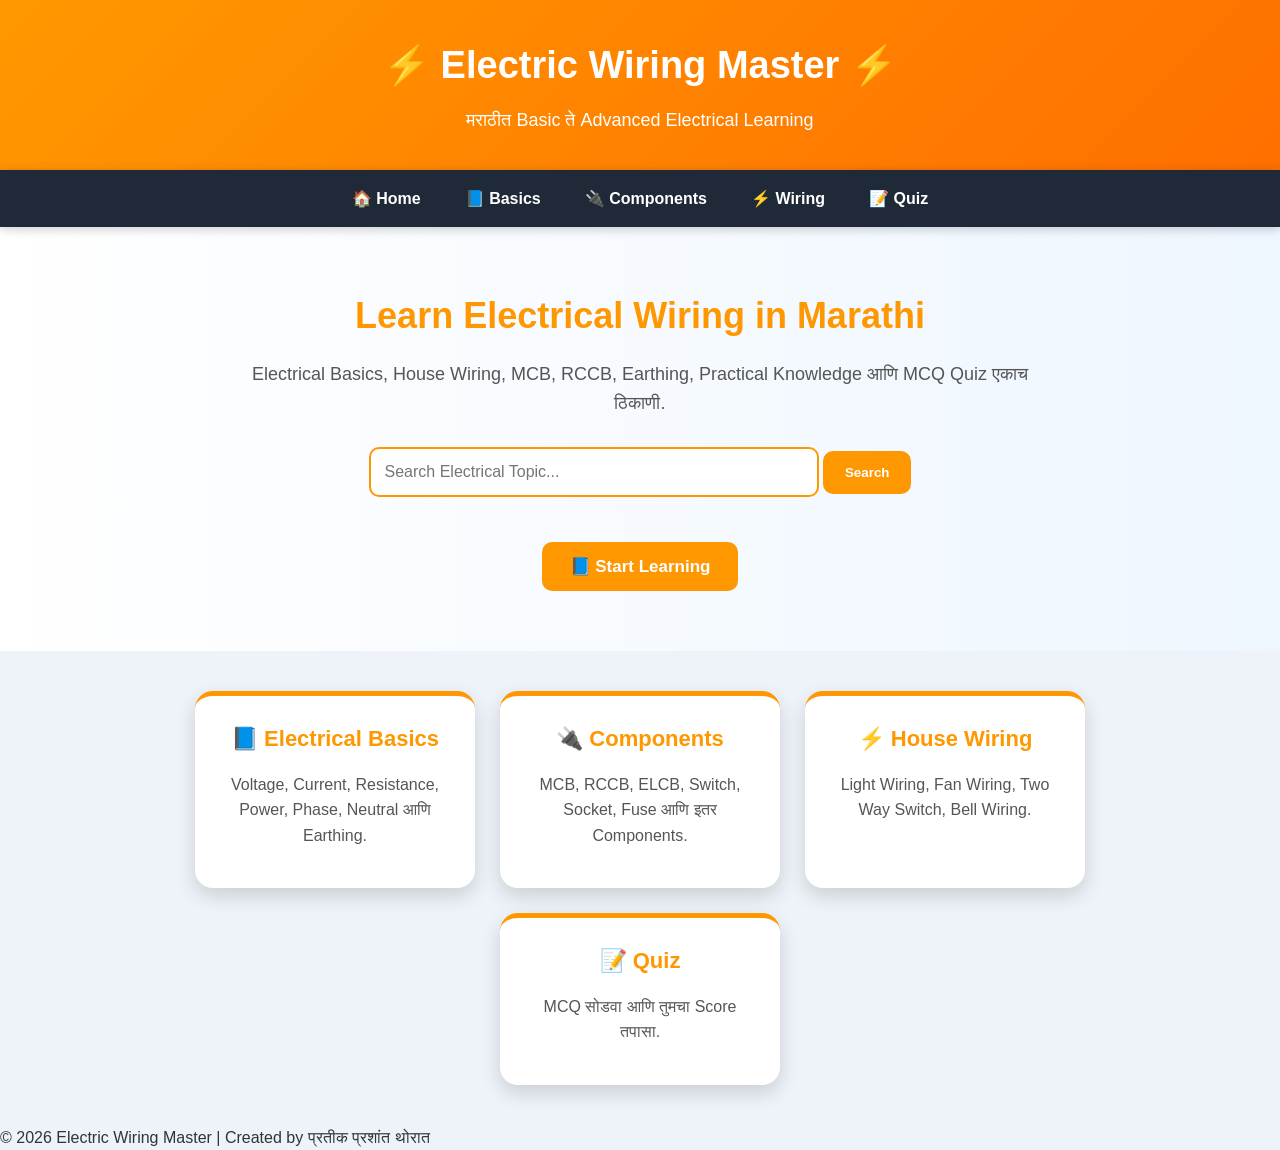
<file: index.html>
<!DOCTYPE html>
<html lang="mr">
<head>
<meta charset="UTF-8">
<meta name="viewport" content="width=device-width, initial-scale=1.0">
<title>Electric Wiring Master</title>

<link rel="stylesheet" href="style.css">
</head>

<body>

<header>
    <h1>⚡ Electric Wiring Master ⚡</h1>
    <p>मराठीत Basic ते Advanced Electrical Learning</p>
</header>

<nav>
    <a href="index.html">🏠 Home</a>
    <a href="basics.html">📘 Basics</a>
    <a href="components.html">🔌 Components</a>
    <a href="wiring.html">⚡ Wiring</a>
    <a href="quiz.html">📝 Quiz</a>
</nav>

<section class="hero">
    <h2>Learn Electrical Wiring in Marathi</h2>
    <p>
        Electrical Basics, House Wiring, MCB, RCCB, Earthing,
        Practical Knowledge आणि MCQ Quiz एकाच ठिकाणी.
    </p>

    <div class="search-box">
        <input type="text" id="search" placeholder="Search Electrical Topic...">
        <button onclick="searchTopic()">Search</button>
    </div>

    <button class="start-btn" onclick="location.href='basics.html'">
        📘 Start Learning
    </button>
</section>

<div class="container">

<div class="card">
<h3>📘 Electrical Basics</h3>
<p>Voltage, Current, Resistance, Power, Phase, Neutral आणि Earthing.</p>
</div>

<div class="card">
<h3>🔌 Components</h3>
<p>MCB, RCCB, ELCB, Switch, Socket, Fuse आणि इतर Components.</p>
</div>

<div class="card">
<h3>⚡ House Wiring</h3>
<p>Light Wiring, Fan Wiring, Two Way Switch, Bell Wiring.</p>
</div>

<div class="card">
<h3>📝 Quiz</h3>
<p>MCQ सोडवा आणि तुमचा Score तपासा.</p>
</div>

</div>

<footer>
<p>© 2026 Electric Wiring Master | Created by प्रतीक प्रशांत थोरात</p>
</footer>

<script>
function searchTopic(){

let topic=document.getElementById("search").value.toLowerCase();

if(topic.includes("basic") || topic.includes("voltage") || topic.includes("current")){
window.location.href="basics.html";
}
else if(topic.includes("mcb") || topic.includes("rccb") || topic.includes("component")){
window.location.href="components.html";
}
else if(topic.includes("wiring") || topic.includes("switch") || topic.includes("fan")){
window.location.href="wiring.html";
}
else if(topic.includes("quiz")){
window.location.href="quiz.html";
}
else{
alert("Topic सापडला नाही.");
}
}
</script>

</body>
</html>
</file>
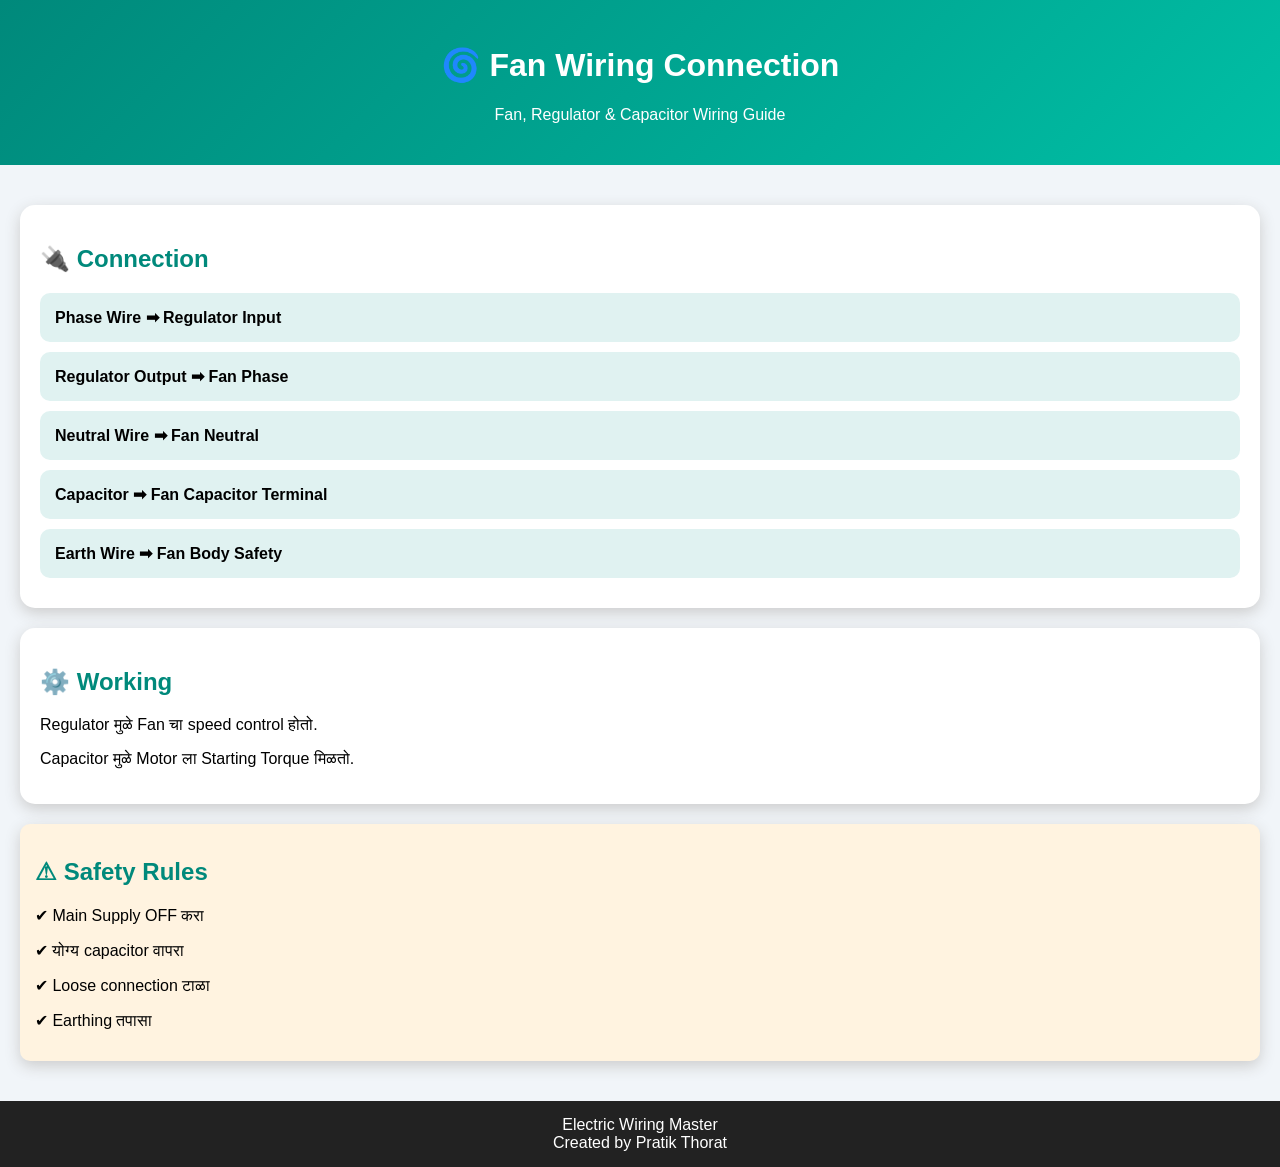
<file: fan-wiring.html>
<!DOCTYPE html>
<html lang="mr">

<head>

<meta charset="UTF-8">
<meta name="viewport" content="width=device-width, initial-scale=1.0">

<title>Fan Wiring Connection</title>

<style>

body{
margin:0;
font-family:Arial,sans-serif;
background:#f1f5f9;
}

header{
background:linear-gradient(135deg,#00897b,#00bfa5);
color:white;
text-align:center;
padding:25px;
}

.container{
padding:20px;
}

.card{
background:white;
padding:20px;
margin:20px 0;
border-radius:15px;
box-shadow:0 5px 15px #ccc;
}

h2{
color:#00897b;
}

.connection{
background:#e0f2f1;
padding:15px;
margin:10px 0;
border-radius:10px;
font-weight:bold;
}

.warning{
background:#fff3e0;
padding:15px;
border-radius:10px;
}

footer{
background:#222;
color:white;
text-align:center;
padding:15px;
}

</style>

</head>


<body>


<header>

<h1>🌀 Fan Wiring Connection</h1>

<p>Fan, Regulator & Capacitor Wiring Guide</p>

</header>



<div class="container">


<div class="card">

<h2>🔌 Connection</h2>


<div class="connection">
Phase Wire ➡ Regulator Input
</div>


<div class="connection">
Regulator Output ➡ Fan Phase
</div>


<div class="connection">
Neutral Wire ➡ Fan Neutral
</div>


<div class="connection">
Capacitor ➡ Fan Capacitor Terminal
</div>


<div class="connection">
Earth Wire ➡ Fan Body Safety
</div>


</div>



<div class="card">

<h2>⚙️ Working</h2>

<p>
Regulator मुळे Fan चा speed control होतो.
</p>

<p>
Capacitor मुळे Motor ला Starting Torque मिळतो.
</p>

</div>



<div class="card warning">

<h2>⚠ Safety Rules</h2>

<p>✔ Main Supply OFF करा</p>

<p>✔ योग्य capacitor वापरा</p>

<p>✔ Loose connection टाळा</p>

<p>✔ Earthing तपासा</p>

</div>


</div>



<footer>

Electric Wiring Master
<br>
Created by Pratik Thorat

</footer>


</body>

</html>
</file>
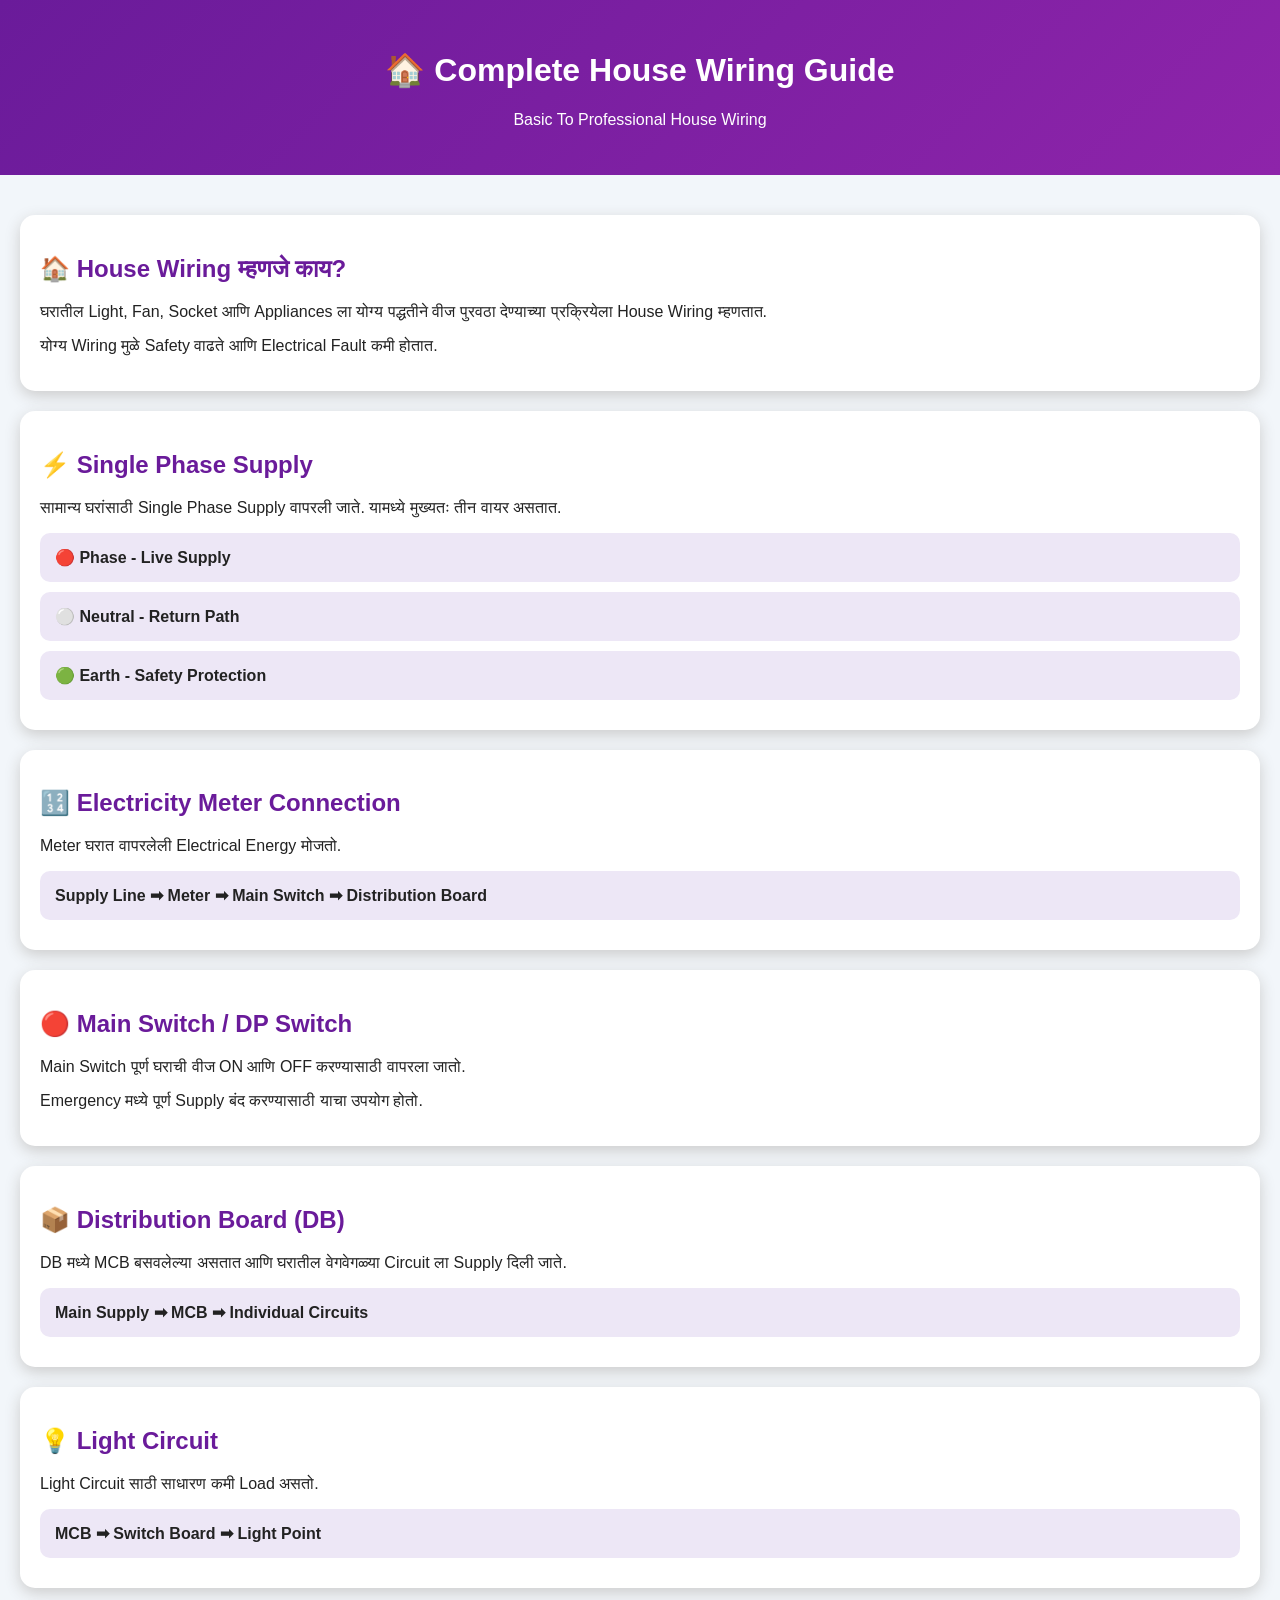
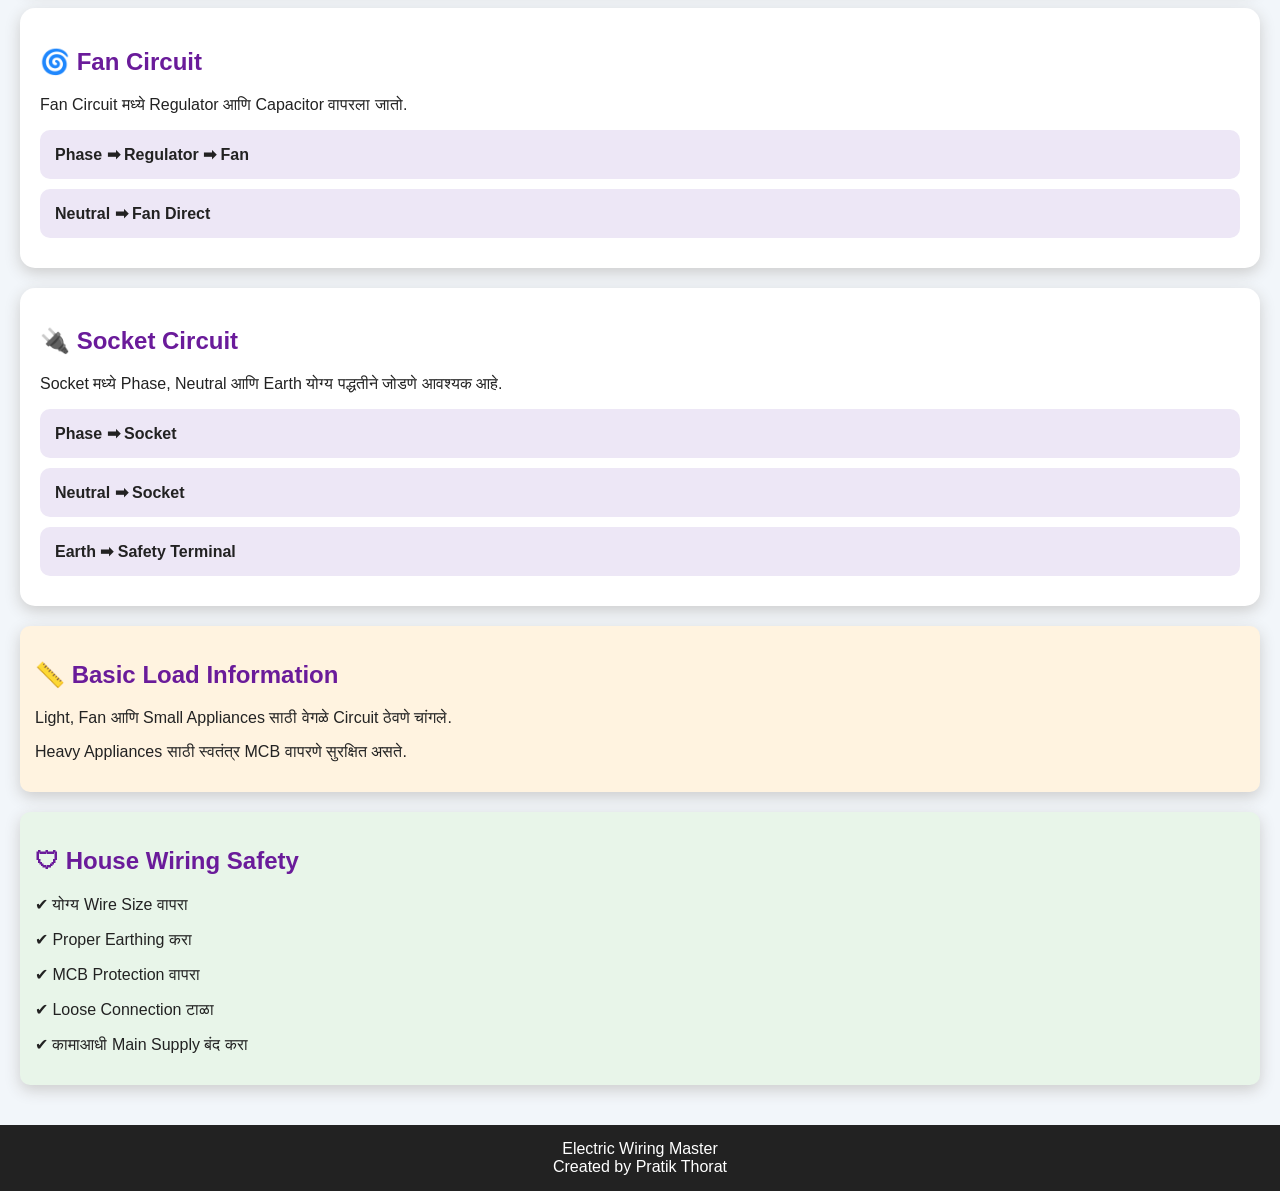
<file: house-wiring.html>
<!DOCTYPE html>
<html lang="mr">

<head>

<meta charset="UTF-8">
<meta name="viewport" content="width=device-width, initial-scale=1.0">

<title>Complete House Wiring Guide</title>

<style>

body{
margin:0;
font-family:Arial,sans-serif;
background:#f2f6fa;
color:#222;
}

header{
background:linear-gradient(135deg,#6a1b9a,#8e24aa);
color:white;
text-align:center;
padding:30px;
}

.container{
padding:20px;
}

.card{
background:white;
padding:20px;
margin:20px 0;
border-radius:15px;
box-shadow:0 5px 15px #ccc;
}

h2{
color:#6a1b9a;
}

.connection{
background:#ede7f6;
padding:15px;
border-radius:10px;
margin:10px 0;
font-weight:bold;
}

.note{
background:#fff3e0;
padding:15px;
border-radius:10px;
}

.safe{
background:#e8f5e9;
padding:15px;
border-radius:10px;
}

footer{
background:#222;
color:white;
text-align:center;
padding:15px;
}

</style>

</head>


<body>


<header>

<h1>🏠 Complete House Wiring Guide</h1>

<p>Basic To Professional House Wiring</p>

</header>



<div class="container">



<div class="card">

<h2>🏠 House Wiring म्हणजे काय?</h2>

<p>
घरातील Light, Fan, Socket आणि Appliances ला योग्य पद्धतीने वीज पुरवठा देण्याच्या प्रक्रियेला House Wiring म्हणतात.
</p>

<p>
योग्य Wiring मुळे Safety वाढते आणि Electrical Fault कमी होतात.
</p>

</div>




<div class="card">

<h2>⚡ Single Phase Supply</h2>

<p>
सामान्य घरांसाठी Single Phase Supply वापरली जाते.
यामध्ये मुख्यतः तीन वायर असतात.
</p>


<div class="connection">
🔴 Phase - Live Supply
</div>

<div class="connection">
⚪ Neutral - Return Path
</div>

<div class="connection">
🟢 Earth - Safety Protection
</div>

</div>




<div class="card">

<h2>🔢 Electricity Meter Connection</h2>

<p>
Meter घरात वापरलेली Electrical Energy मोजतो.
</p>

<div class="connection">
Supply Line ➡ Meter ➡ Main Switch ➡ Distribution Board
</div>

</div>




<div class="card">

<h2>🔴 Main Switch / DP Switch</h2>

<p>
Main Switch पूर्ण घराची वीज ON आणि OFF करण्यासाठी वापरला जातो.
</p>

<p>
Emergency मध्ये पूर्ण Supply बंद करण्यासाठी याचा उपयोग होतो.
</p>

</div>




<div class="card">

<h2>📦 Distribution Board (DB)</h2>

<p>
DB मध्ये MCB बसवलेल्या असतात आणि घरातील वेगवेगळ्या Circuit ला Supply दिली जाते.
</p>


<div class="connection">
Main Supply ➡ MCB ➡ Individual Circuits
</div>

</div>




<div class="card">

<h2>💡 Light Circuit</h2>

<p>
Light Circuit साठी साधारण कमी Load असतो.
</p>

<div class="connection">
MCB ➡ Switch Board ➡ Light Point
</div>

</div>




<div class="card">

<h2>🌀 Fan Circuit</h2>

<p>
Fan Circuit मध्ये Regulator आणि Capacitor वापरला जातो.
</p>

<div class="connection">
Phase ➡ Regulator ➡ Fan
</div>

<div class="connection">
Neutral ➡ Fan Direct
</div>

</div>




<div class="card">

<h2>🔌 Socket Circuit</h2>

<p>
Socket मध्ये Phase, Neutral आणि Earth योग्य पद्धतीने जोडणे आवश्यक आहे.
</p>

<div class="connection">
Phase ➡ Socket
</div>

<div class="connection">
Neutral ➡ Socket
</div>

<div class="connection">
Earth ➡ Safety Terminal
</div>

</div>




<div class="card note">

<h2>📏 Basic Load Information</h2>

<p>
Light, Fan आणि Small Appliances साठी वेगळे Circuit ठेवणे चांगले.
</p>

<p>
Heavy Appliances साठी स्वतंत्र MCB वापरणे सुरक्षित असते.
</p>

</div>




<div class="card safe">

<h2>🛡 House Wiring Safety</h2>

<p>✔ योग्य Wire Size वापरा</p>

<p>✔ Proper Earthing करा</p>

<p>✔ MCB Protection वापरा</p>

<p>✔ Loose Connection टाळा</p>

<p>✔ कामाआधी Main Supply बंद करा</p>

</div>



</div>



<footer>

Electric Wiring Master
<br>
Created by Pratik Thorat

</footer>


</body>

</html>
</file>
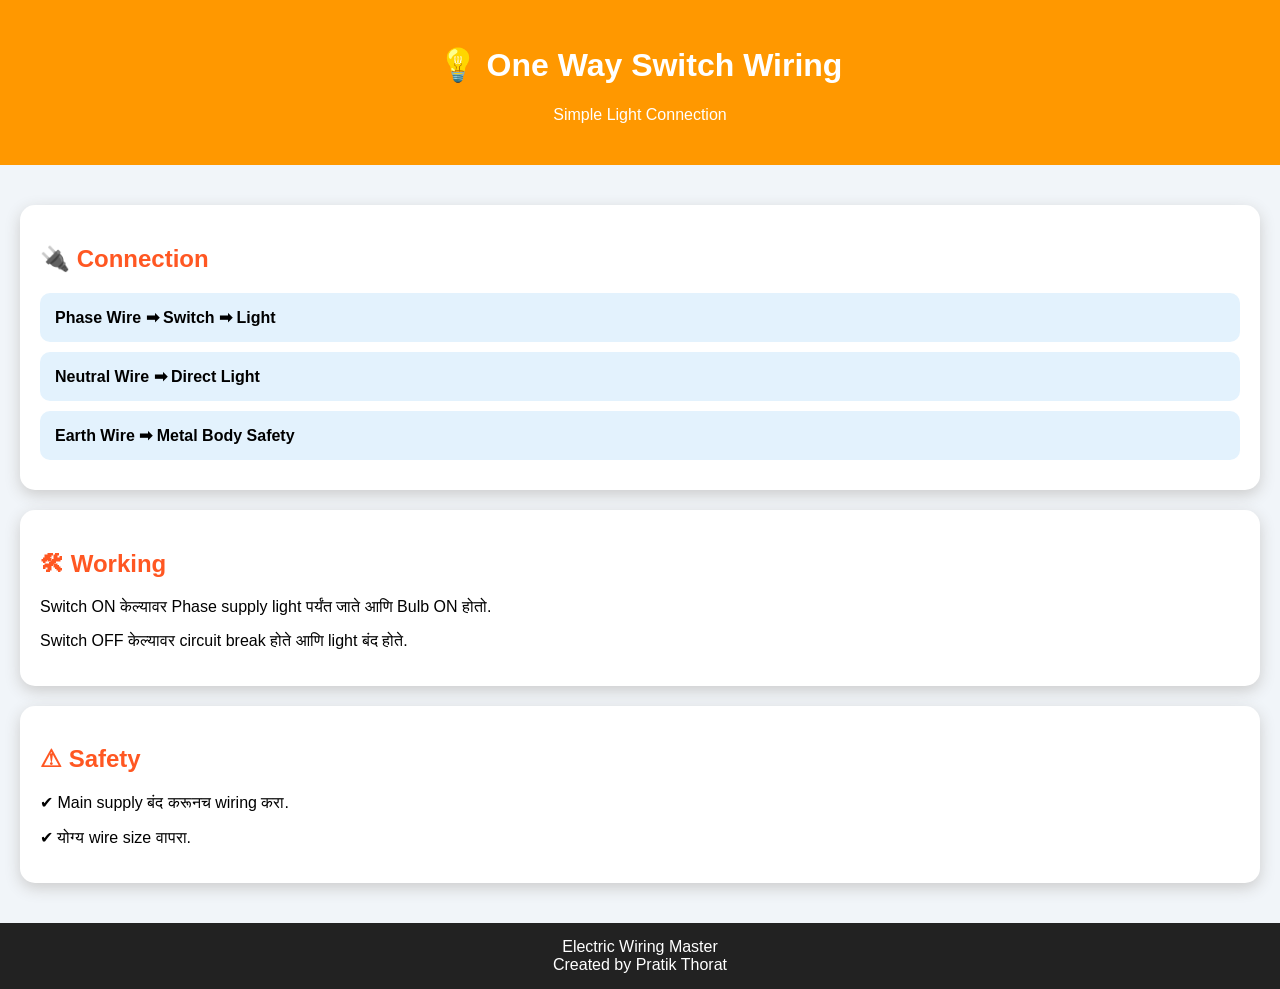
<file: one-way-switch.html>
<!DOCTYPE html>
<html lang="mr">
<head>

<meta charset="UTF-8">
<meta name="viewport" content="width=device-width, initial-scale=1.0">

<title>One Way Switch Wiring</title>

<style>

body{
margin:0;
font-family:Arial,sans-serif;
background:#f1f5f9;
}

header{
background:#ff9800;
color:white;
text-align:center;
padding:25px;
}

.container{
padding:20px;
}

.card{
background:white;
padding:20px;
margin:20px 0;
border-radius:15px;
box-shadow:0 5px 15px #ccc;
}

h2{
color:#ff5722;
}

.wire{
background:#e3f2fd;
padding:15px;
border-radius:10px;
margin:10px 0;
font-weight:bold;
}

footer{
background:#222;
color:white;
text-align:center;
padding:15px;
}

</style>

</head>

<body>


<header>

<h1>💡 One Way Switch Wiring</h1>

<p>Simple Light Connection</p>

</header>



<div class="container">


<div class="card">

<h2>🔌 Connection</h2>

<div class="wire">
Phase Wire ➡ Switch ➡ Light
</div>

<div class="wire">
Neutral Wire ➡ Direct Light
</div>

<div class="wire">
Earth Wire ➡ Metal Body Safety
</div>

</div>



<div class="card">

<h2>🛠 Working</h2>

<p>
Switch ON केल्यावर Phase supply light पर्यंत जाते
आणि Bulb ON होतो.
</p>

<p>
Switch OFF केल्यावर circuit break होते आणि light बंद होते.
</p>

</div>



<div class="card">

<h2>⚠ Safety</h2>

<p>
✔ Main supply बंद करूनच wiring करा.
</p>

<p>
✔ योग्य wire size वापरा.
</p>

</div>


</div>


<footer>

Electric Wiring Master
<br>
Created by Pratik Thorat

</footer>


</body>
</html>
</file>
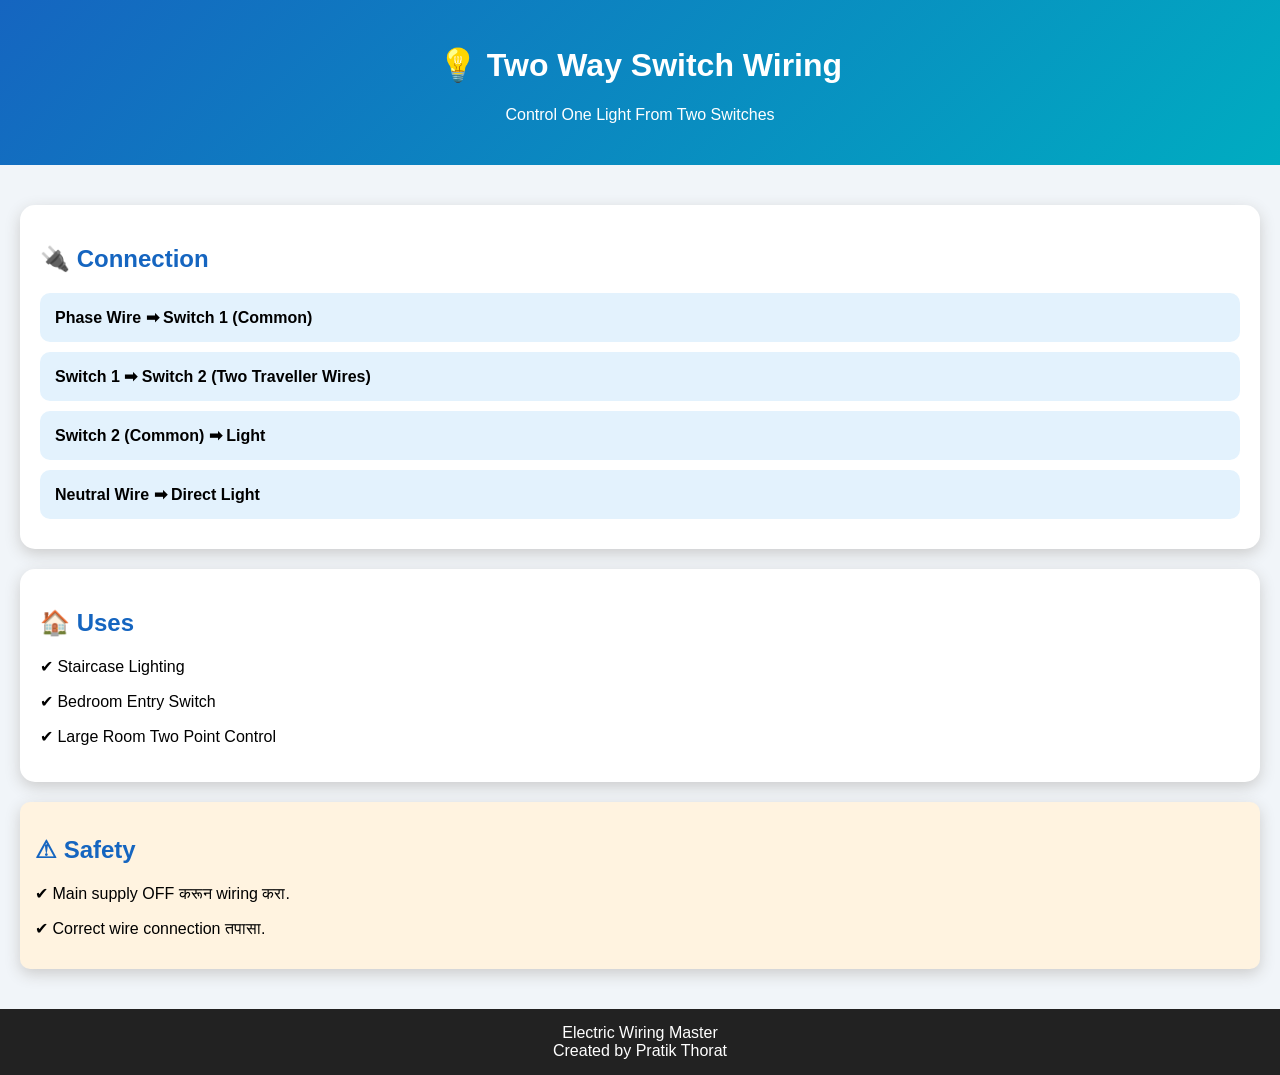
<file: two-way-switch.html>
<!DOCTYPE html>
<html lang="mr">

<head>

<meta charset="UTF-8">
<meta name="viewport" content="width=device-width, initial-scale=1.0">

<title>Two Way Switch Wiring</title>

<style>

body{
margin:0;
font-family:Arial,sans-serif;
background:#f1f5f9;
}

header{
background:linear-gradient(135deg,#1565c0,#00acc1);
color:white;
text-align:center;
padding:25px;
}

.container{
padding:20px;
}

.card{
background:white;
padding:20px;
margin:20px 0;
border-radius:15px;
box-shadow:0 5px 15px #ccc;
}

h2{
color:#1565c0;
}

.connection{
background:#e3f2fd;
padding:15px;
border-radius:10px;
margin:10px 0;
font-weight:bold;
}

.note{
background:#fff3e0;
padding:15px;
border-radius:10px;
}

footer{
background:#222;
color:white;
text-align:center;
padding:15px;
}

</style>

</head>


<body>


<header>

<h1>💡 Two Way Switch Wiring</h1>

<p>Control One Light From Two Switches</p>

</header>



<div class="container">


<div class="card">

<h2>🔌 Connection</h2>

<div class="connection">
Phase Wire ➡ Switch 1 (Common)
</div>

<div class="connection">
Switch 1 ➡ Switch 2 (Two Traveller Wires)
</div>

<div class="connection">
Switch 2 (Common) ➡ Light
</div>

<div class="connection">
Neutral Wire ➡ Direct Light
</div>

</div>




<div class="card">

<h2>🏠 Uses</h2>

<p>
✔ Staircase Lighting</p>

<p>
✔ Bedroom Entry Switch</p>

<p>
✔ Large Room Two Point Control</p>

</div>



<div class="card note">

<h2>⚠ Safety</h2>

<p>
✔ Main supply OFF करून wiring करा.
</p>

<p>
✔ Correct wire connection तपासा.
</p>

</div>


</div>



<footer>

Electric Wiring Master
<br>
Created by Pratik Thorat

</footer>


</body>

</html>
</file>
<file: style.css>
/* ===== Electric Wiring Master v2 ===== */

*{
    margin:0;
    padding:0;
    box-sizing:border-box;
}

body{
    font-family:Arial,sans-serif;
    background:#eef3f9;
    color:#333;
    line-height:1.6;
}

/* Header */

header{
    background:linear-gradient(135deg,#ff9800,#ff6f00);
    color:#fff;
    text-align:center;
    padding:35px 20px;
    box-shadow:0 5px 15px rgba(0,0,0,.2);
}

header h1{
    font-size:38px;
    margin-bottom:10px;
}

header p{
    font-size:18px;
}

/* Navigation */

nav{
    background:#1f2937;
    display:flex;
    justify-content:center;
    flex-wrap:wrap;
    position:sticky;
    top:0;
    z-index:1000;
    box-shadow:0 2px 10px rgba(0,0,0,.2);
}

nav a{
    color:#fff;
    text-decoration:none;
    padding:16px 22px;
    font-weight:bold;
    transition:.3s;
}

nav a:hover{
    background:#ff9800;
}

/* Hero Section */

/* Hero Section */

.hero{
    text-align:center;
    padding:60px 20px;
    background:linear-gradient(to right,#ffffff,#eef6ff);
}

.hero h2{
    font-size:36px;
    color:#ff9800;
    margin-bottom:15px;
}

.hero p{
    max-width:800px;
    margin:auto;
    font-size:18px;
    color:#555;
    margin-bottom:30px;
}

/* Search Box */

.search-box{
    text-align:center;
    margin:25px 0;
}

.search-box input{
    width:60%;
    max-width:450px;
    padding:14px;
    border:2px solid #ff9800;
    border-radius:10px;
    outline:none;
    font-size:16px;
}

.search-box button{
    padding:14px 22px;
    border:none;
    border-radius:10px;
    background:#ff9800;
    color:#fff;
    font-weight:bold;
    cursor:pointer;
    transition:.3s;
}

.search-box button:hover{
    background:#e67e00;
}

/* Cards */

.container{
    max-width:1200px;
    margin:auto;
    display:flex;
    flex-wrap:wrap;
    justify-content:center;
    gap:25px;
    padding:40px 20px;
}

.card{
    background:#fff;
    width:280px;
    padding:25px;
    border-radius:18px;
    text-align:center;
    box-shadow:0 8px 20px rgba(0,0,0,.15);
    transition:.3s;
    border-top:5px solid #ff9800;
}

.card:hover{
    transform:translateY(-10px);
    box-shadow:0 15px 30px rgba(0,0,0,.25);
}

.card h3{
    color:#ff9800;
    margin-bottom:15px;
    font-size:22px;
}

.card p{
    color:#555;
    margin-bottom:15px;
}

.card a,
.card button{
    display:inline-block;
    background:#ff9800;
    color:#fff;
    text-decoration:none;
    border:none;
    padding:10px 18px;
    border-radius:8px;
    cursor:pointer;
    transition:.3s;
}

.card a:hover,
.card button:hover{
    background:#e67e00;
}


.safety{
    background:white;
    margin:20px;
    padding:25px;
    border-radius:15px;
}


.safety h2{
    color:red;
}


.safety li{
    margin:10px;
}
<div style="text-align:center; margin:40px 0;">
    <button class="start-btn" onclick="location.href='Components.html'">
        ➡️ Next Chapter
    </button>
</div>
/* Footer */

footer{
    background:#1f2937;
    color:#fff;
    text-align:center;
    padding:20px;
    margin-top:40px;
    font-size:15px;
}

/* Buttons */

.start-btn{
    display:inline-block;
    margin-top:20px;
    background:#ff9800;
    color:#fff;
    padding:14px 28px;
    border:none;
    border-radius:10px;
    font-size:17px;
    font-weight:bold;
    cursor:pointer;
    transition:0.3s;
}

.start-btn:hover{
    background:#e67e00;
    transform:scale(1.05);
}

/* Mobile Responsive */

@media(max-width:768px){

header h1{
    font-size:28px;
}

header p{
    font-size:16px;
}

.hero h2{
    font-size:28px;
}

.hero p{
    font-size:16px;
}

.search-box input{
    width:90%;
    margin-bottom:10px;
}

.search-box button{
    width:90%;
}

.card{
    width:95%;
}

nav a{
    width:100%;
    text-align:center;
    border-bottom:1px solid rgba(255,255,255,.1);
}

}

/* Smooth Scroll */

html{
    scroll-behavior:smooth;
}
</file>
